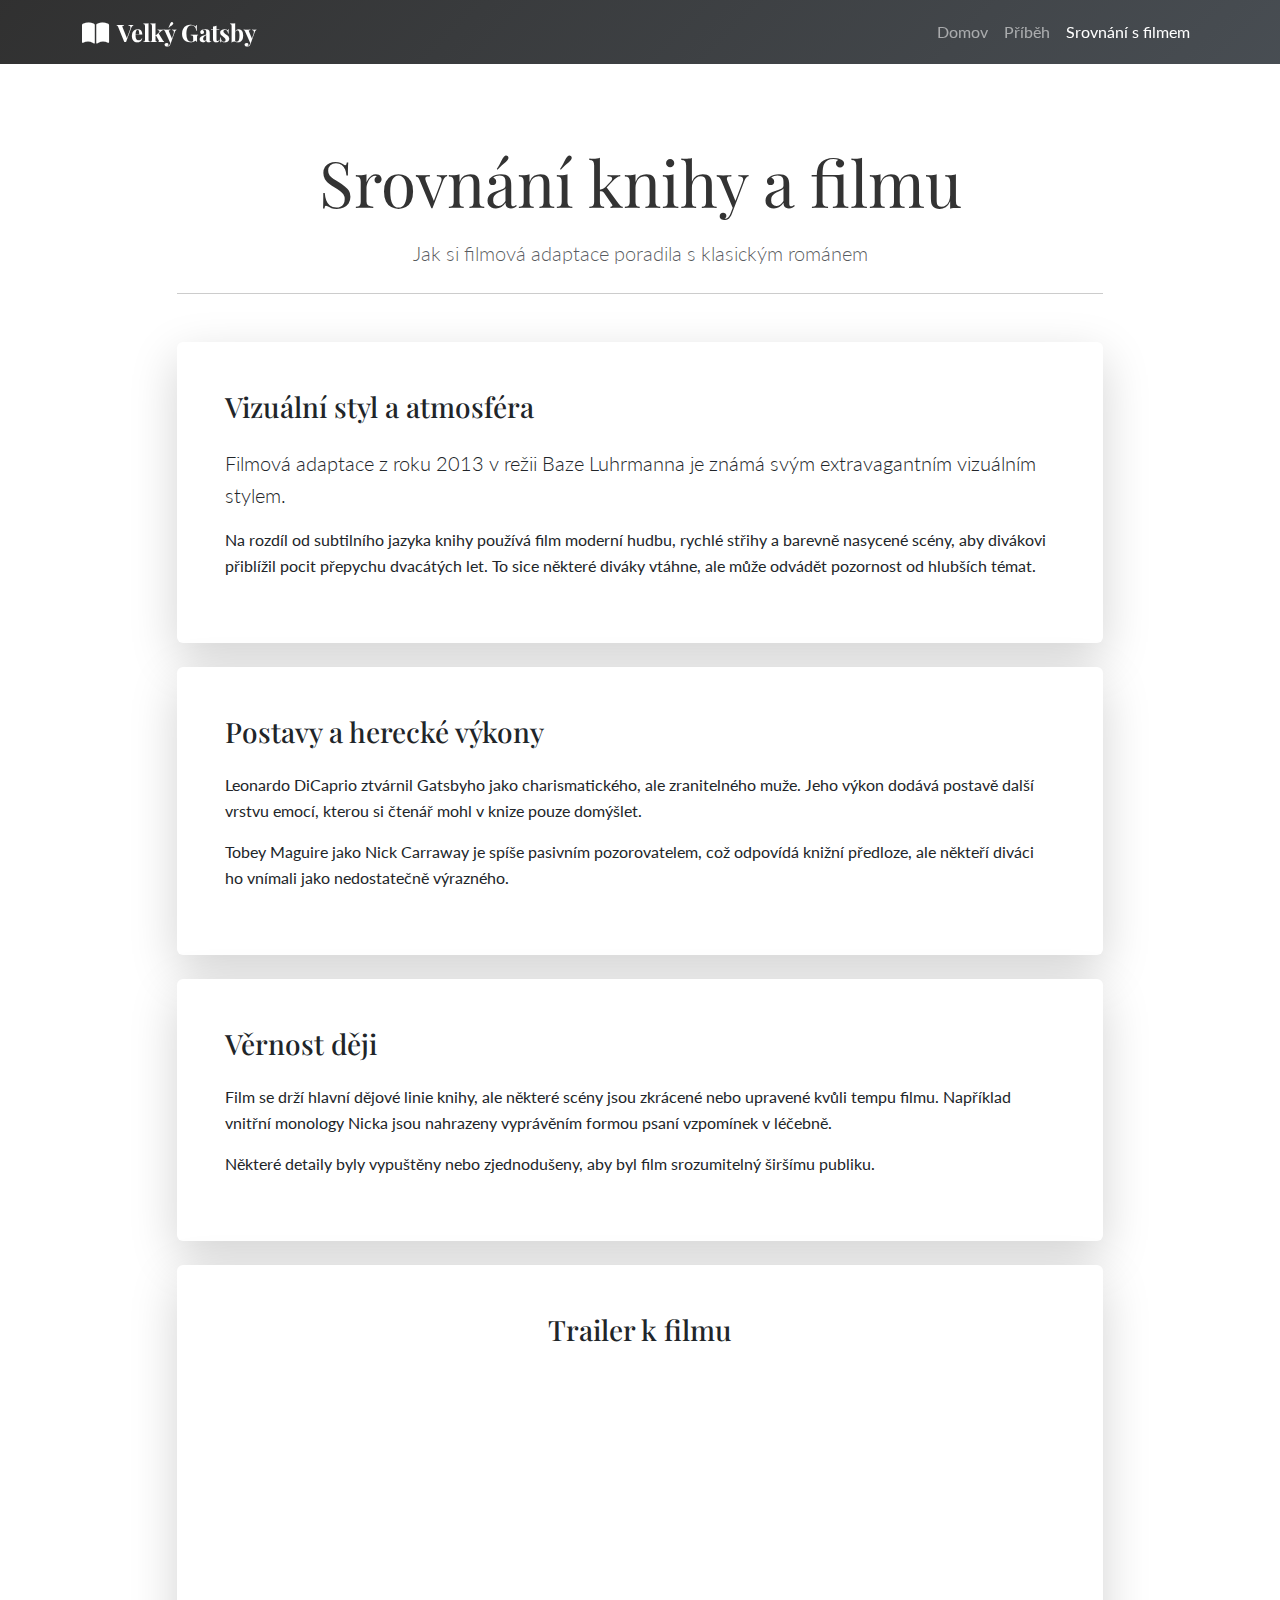
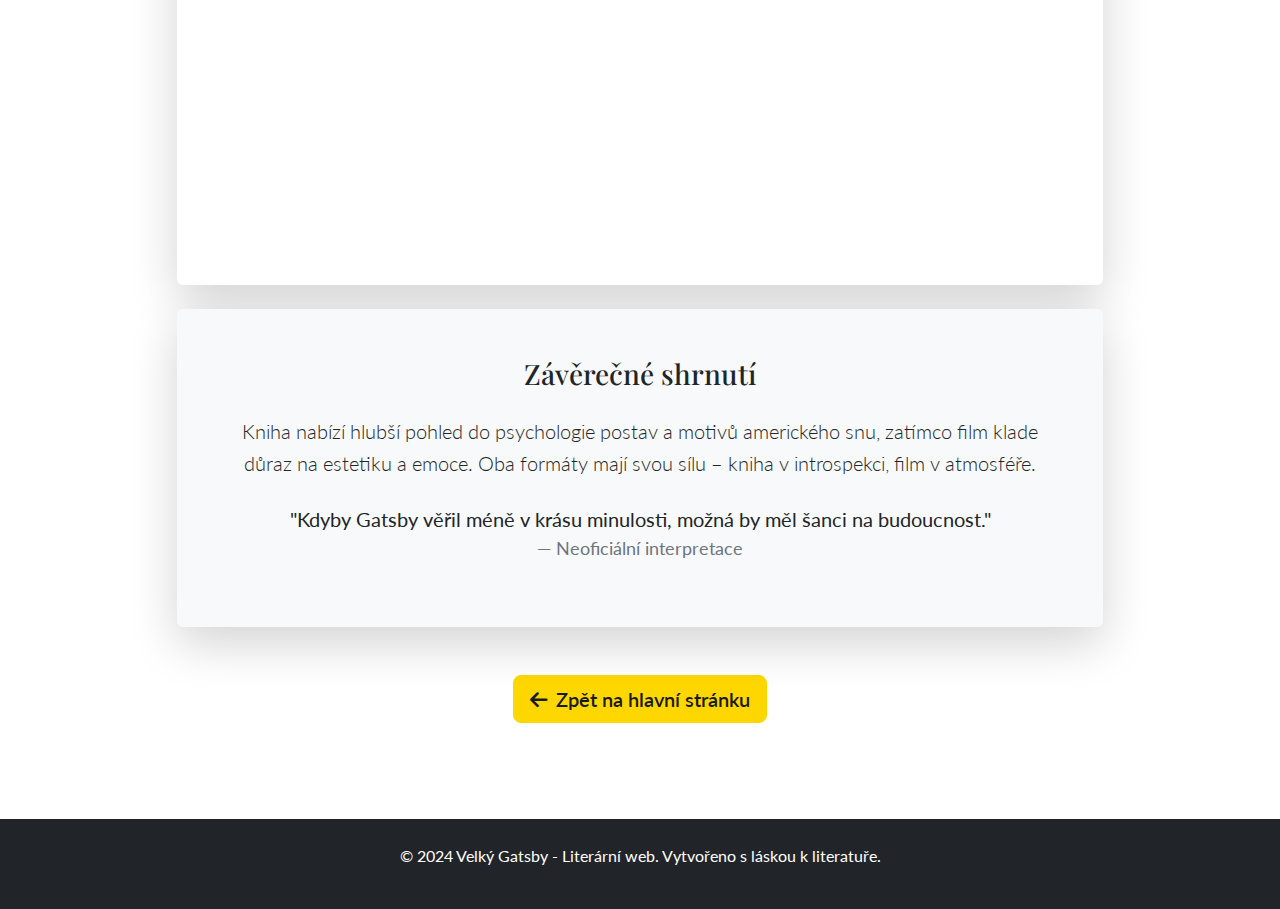
<file: film.html>
<!DOCTYPE html>
<html lang="cs">
<head>
    <meta charset="UTF-8">
    <meta name="viewport" content="width=device-width, initial-scale=1.0">
    <title>Srovnání s filmem - Velký Gatsby</title>

    <!-- Bootstrap CSS -->
    <link href="https://cdn.jsdelivr.net/npm/bootstrap@5.3.0/dist/css/bootstrap.min.css" rel="stylesheet">
    <!-- Font Awesome pro ikony -->
    <link rel="stylesheet" href="https://cdnjs.cloudflare.com/ajax/libs/font-awesome/6.0.0/css/all.min.css">
    <!-- Google Fonts -->
    <link href="https://fonts.googleapis.com/css2?family=Playfair+Display:wght@400;700&family=Lato:wght@300;400&display=swap" rel="stylesheet">

    <link rel="stylesheet" href="style.css">
</head>
<body>
<!-- Navigace -->
<nav class="navbar navbar-expand-lg navbar-dark fixed-top">
    <div class="container">
        <a class="navbar-brand" href="index.html">
            <i class="fas fa-book-open me-2"></i>Velký Gatsby
        </a>
        <button class="navbar-toggler" type="button" data-bs-toggle="collapse" data-bs-target="#navbarNav">
            <span class="navbar-toggler-icon"></span>
        </button>
        <div class="collapse navbar-collapse" id="navbarNav">
            <ul class="navbar-nav ms-auto">
                <li class="nav-item">
                    <a class="nav-link" href="index.html">Domov</a>
                </li>
                <li class="nav-item">
                    <a class="nav-link" href="story.html">Příběh</a>
                </li>
                <li class="nav-item">
                    <a class="nav-link active" href="film.html">Srovnání s filmem</a>
                </li>
            </ul>
        </div>
    </div>
</nav>

<!-- Hlavní obsah -->
<main class="pt-5 mt-5">
    <div class="container py-5">
        <div class="row">
            <div class="col-lg-10 mx-auto">
                <div class="text-center mb-5">
                    <h1 class="display-3 mb-3">Srovnání knihy a filmu</h1>
                    <p class="lead text-muted">Jak si filmová adaptace poradila s klasickým románem</p>
                    <hr class="my-4">
                </div>

                <div class="story-content">
                    <div class="card shadow-lg border-0 mb-4">
                        <div class="card-body p-5">
                            <h2 class="h3 mb-4">Vizuální styl a atmosféra</h2>
                            <p class="lead">
                                Filmová adaptace z roku 2013 v režii Baze Luhrmanna je známá svým extravagantním vizuálním stylem.
                            </p>
                            <p>
                                Na rozdíl od subtilního jazyka knihy používá film moderní hudbu, rychlé střihy a barevně nasycené scény,
                                aby divákovi přiblížil pocit přepychu dvacátých let. To sice některé diváky vtáhne, ale může odvádět pozornost od hlubších témat.
                            </p>
                        </div>
                    </div>

                    <div class="card shadow-lg border-0 mb-4">
                        <div class="card-body p-5">
                            <h2 class="h3 mb-4">Postavy a herecké výkony</h2>
                            <p>
                                Leonardo DiCaprio ztvárnil Gatsbyho jako charismatického, ale zranitelného muže.
                                Jeho výkon dodává postavě další vrstvu emocí, kterou si čtenář mohl v knize pouze domýšlet.
                            </p>
                            <p>
                                Tobey Maguire jako Nick Carraway je spíše pasivním pozorovatelem, což odpovídá knižní předloze, ale někteří diváci ho vnímali jako nedostatečně výrazného.
                            </p>
                        </div>
                    </div>

                    <div class="card shadow-lg border-0 mb-4">
                        <div class="card-body p-5">
                            <h2 class="h3 mb-4">Věrnost ději</h2>
                            <p>
                                Film se drží hlavní dějové linie knihy, ale některé scény jsou zkrácené nebo upravené kvůli tempu filmu.
                                Například vnitřní monology Nicka jsou nahrazeny vyprávěním formou psaní vzpomínek v léčebně.
                            </p>
                            <p>
                                Některé detaily byly vypuštěny nebo zjednodušeny, aby byl film srozumitelný širšímu publiku.
                            </p>
                        </div>
                    </div>

                    <div class="card shadow-lg border-0 mb-4">
                        <div class="card-body p-5 text-center">
                            <h2 class="h3 mb-4">Trailer k filmu</h2>
                            <div class="ratio ratio-16x9">
                                <iframe src="https://www.youtube.com/embed/rARN6agiW7o" title="Trailer k filmu Velký Gatsby" allowfullscreen></iframe>
                            </div>
                        </div>
                    </div>

                    <div class="card shadow-lg border-0 bg-light">
                        <div class="card-body p-5 text-center">
                            <h2 class="h3 mb-4">Závěrečné shrnutí</h2>
                            <p class="lead">
                                Kniha nabízí hlubší pohled do psychologie postav a motivů amerického snu,
                                zatímco film klade důraz na estetiku a emoce. Oba formáty mají svou sílu –
                                kniha v introspekci, film v atmosféře.
                            </p>
                            <blockquote class="blockquote mt-4">
                                <p>"Kdyby Gatsby věřil méně v krásu minulosti, možná by měl šanci na budoucnost."</p>
                                <footer class="blockquote-footer">Neoficiální interpretace</footer>
                            </blockquote>
                        </div>
                    </div>
                </div>

                <div class="text-center mt-5">
                    <a href="index.html" class="btn btn-primary btn-lg">
                        <i class="fas fa-arrow-left me-2"></i>Zpět na hlavní stránku
                    </a>
                </div>
            </div>
        </div>
    </div>
</main>

<!-- Footer -->
<footer class="bg-dark py-4 mt-5">
    <div class="container">
        <div class="row">
            <div class="col-12 text-center text-white">
                <p>&copy; 2024 Velký Gatsby - Literární web. Vytvořeno s láskou k literatuře.</p>
            </div>
        </div>
    </div>
</footer>

<!-- Bootstrap JS -->
<script src="https://cdn.jsdelivr.net/npm/bootstrap@5.3.0/dist/js/bootstrap.bundle.min.js"></script>
</body>
</html>
</file>
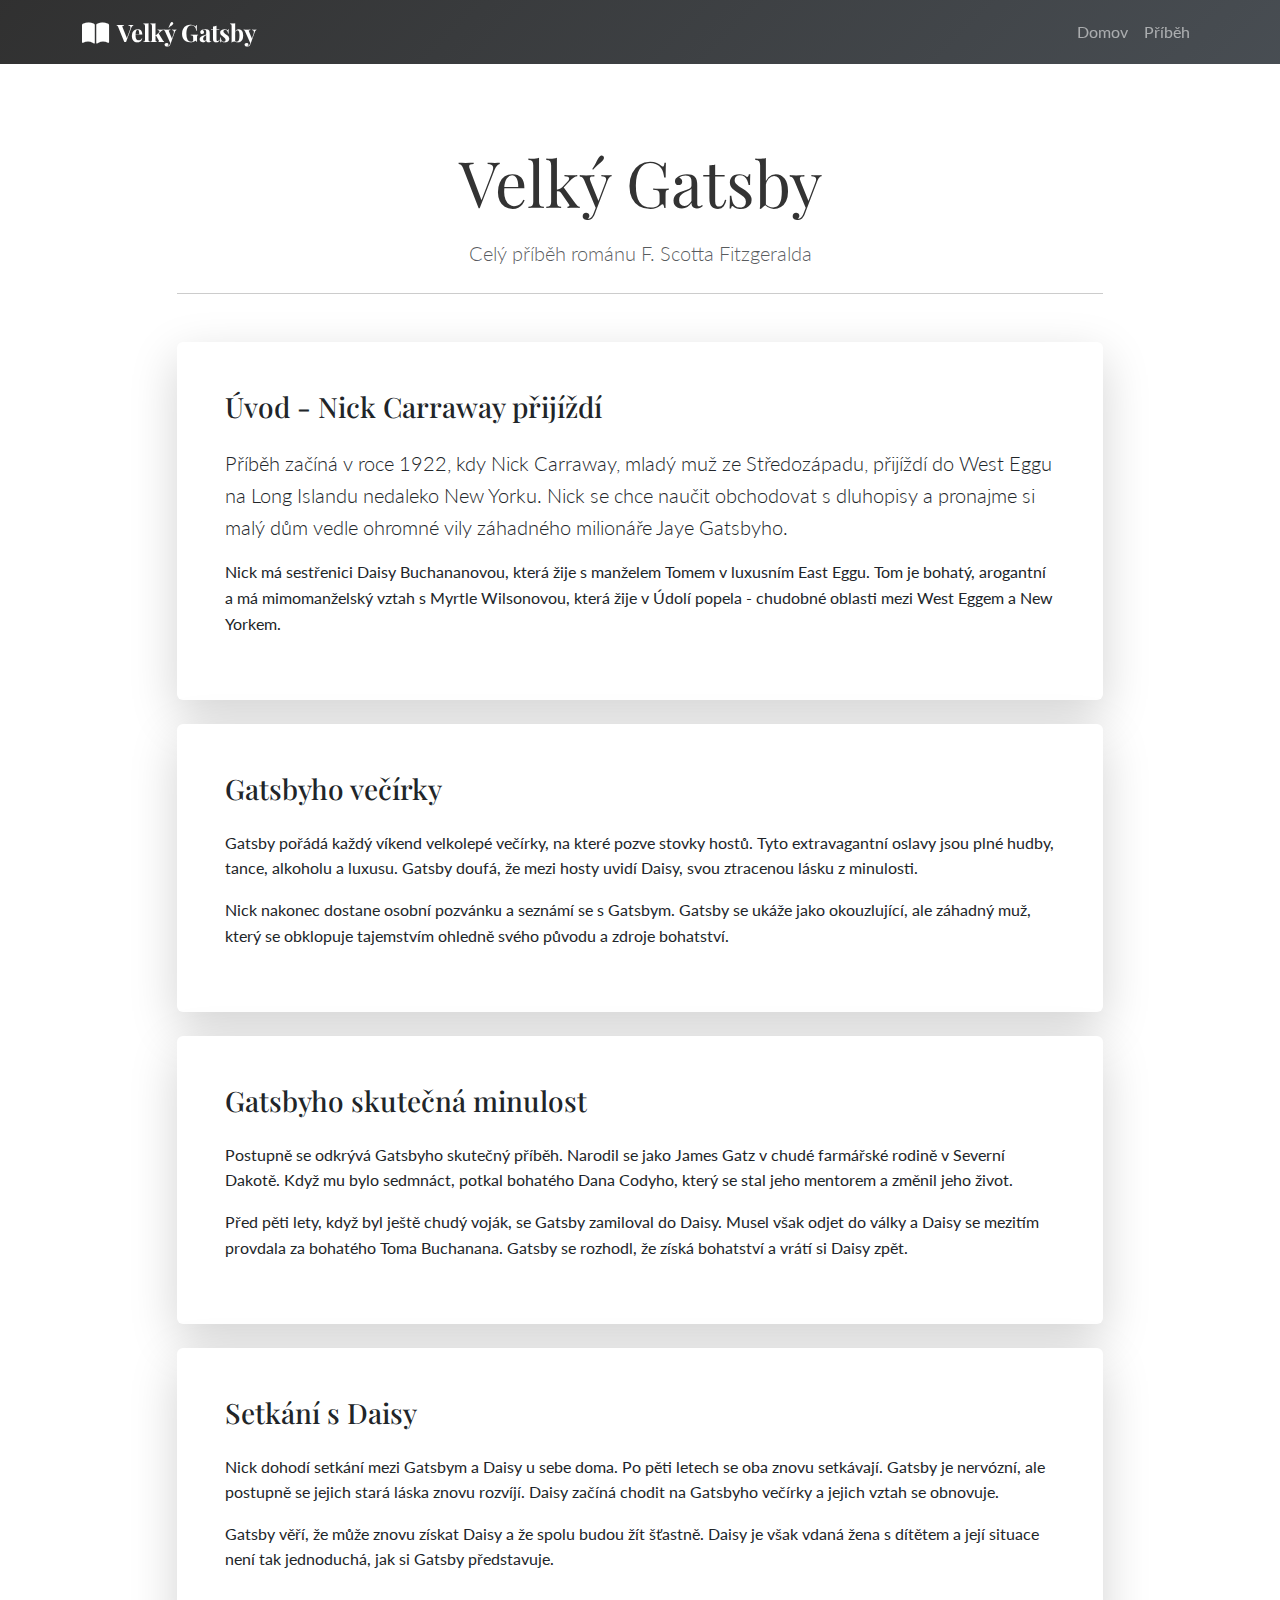
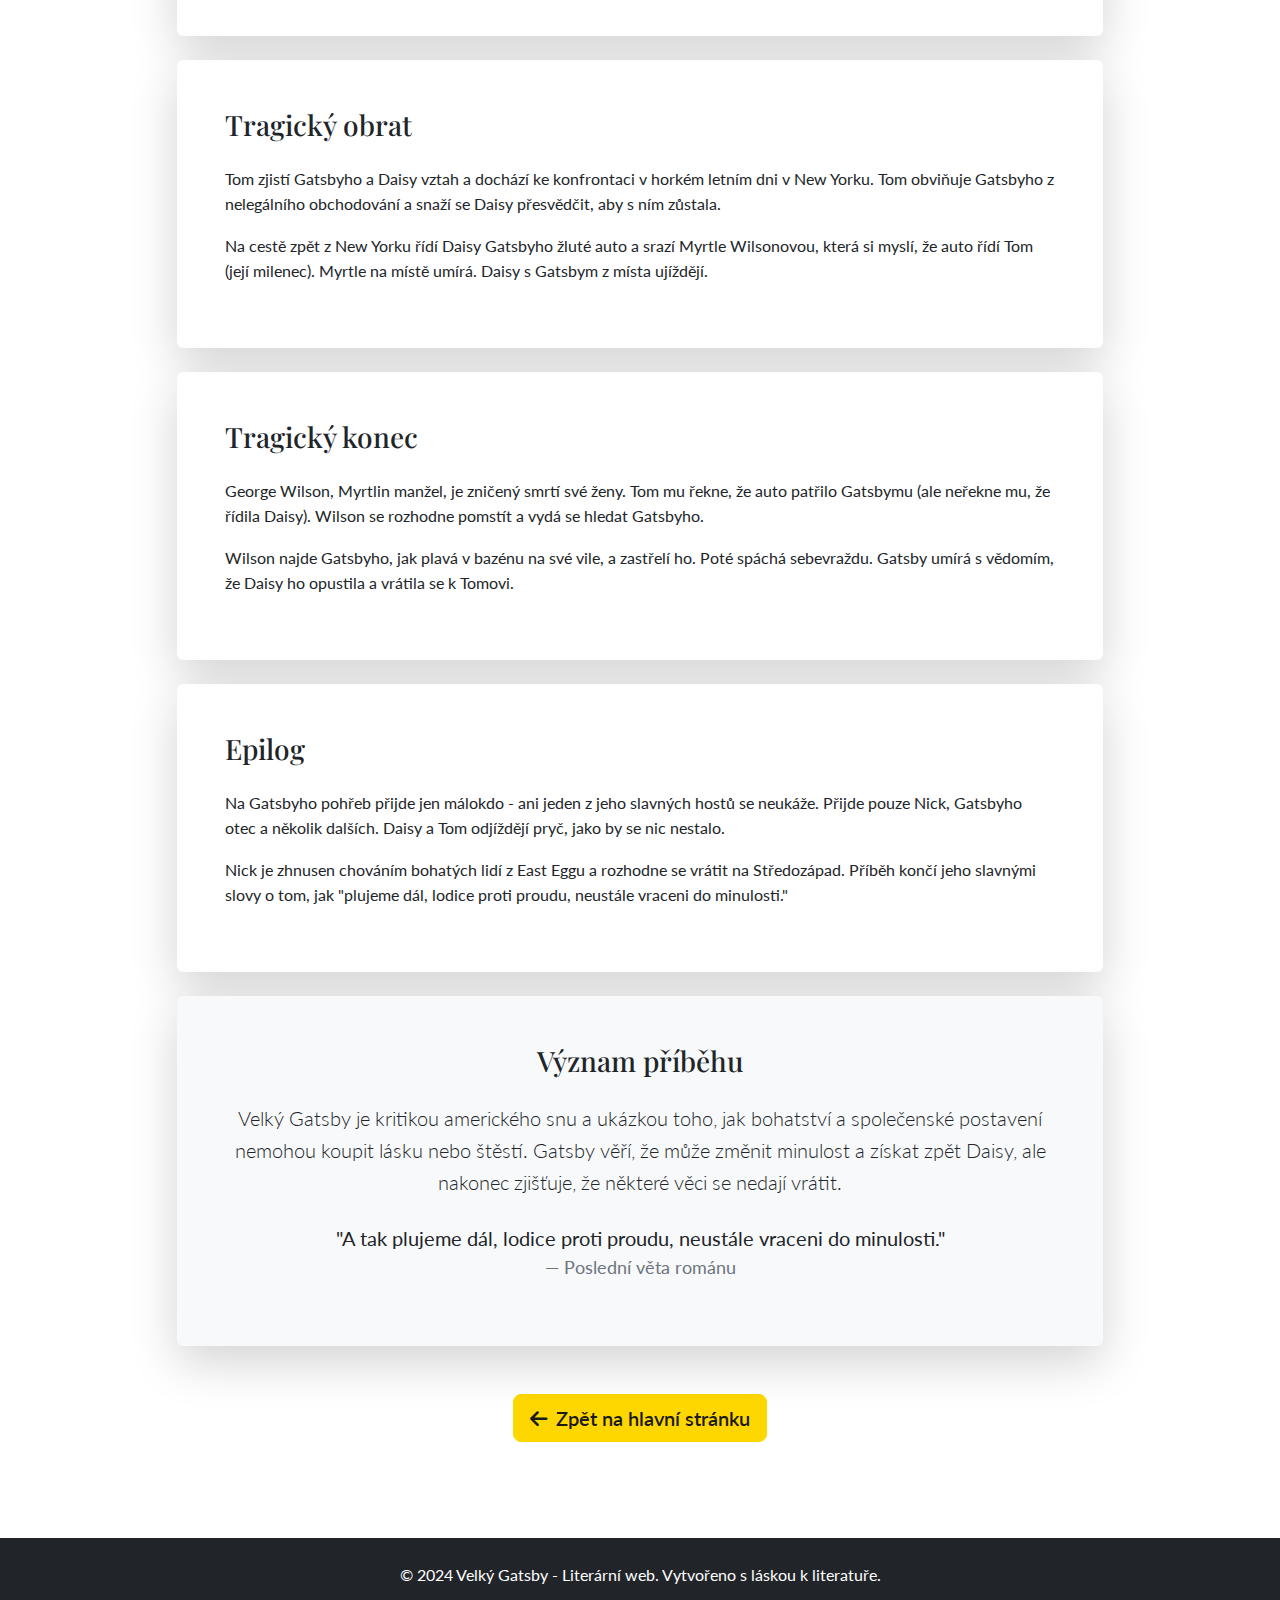
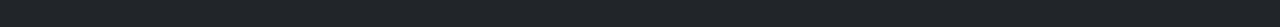
<file: story.html>
<!DOCTYPE html>
<html lang="cs">
<head>
  <meta charset="UTF-8">
  <meta name="viewport" content="width=device-width, initial-scale=1.0">
  <title>Příběh - Velký Gatsby</title>

  <!-- Bootstrap CSS -->
  <link href="https://cdn.jsdelivr.net/npm/bootstrap@5.3.0/dist/css/bootstrap.min.css" rel="stylesheet">
  <!-- Font Awesome pro ikony -->
  <link rel="stylesheet" href="https://cdnjs.cloudflare.com/ajax/libs/font-awesome/6.0.0/css/all.min.css">
  <!-- Google Fonts -->
  <link href="https://fonts.googleapis.com/css2?family=Playfair+Display:wght@400;700&family=Lato:wght@300;400&display=swap" rel="stylesheet">

  <link rel="stylesheet" href="style.css">
</head>
<body>
<!-- Navigace -->
<nav class="navbar navbar-expand-lg navbar-dark fixed-top">
  <div class="container">
    <a class="navbar-brand" href="index.html">
      <i class="fas fa-book-open me-2"></i>Velký Gatsby
    </a>
    <button class="navbar-toggler" type="button" data-bs-toggle="collapse" data-bs-target="#navbarNav">
      <span class="navbar-toggler-icon"></span>
    </button>
    <div class="collapse navbar-collapse" id="navbarNav">
      <ul class="navbar-nav ms-auto">
        <li class="nav-item">
          <a class="nav-link" href="index.html">Domov</a>
        </li>
        <li class="nav-item">
          <a class="nav-link" href="story.html">Příběh</a>
        </li>
      </ul>
    </div>
  </div>
</nav>

<!-- Hlavní obsah -->
<main class="pt-5 mt-5">
  <div class="container py-5">
    <div class="row">
      <div class="col-lg-10 mx-auto">
        <div class="text-center mb-5">
          <h1 class="display-3 mb-3">Velký Gatsby</h1>
          <p class="lead text-muted">Celý příběh románu F. Scotta Fitzgeralda</p>
          <hr class="my-4">
        </div>

        <div class="story-content">
          <div class="card shadow-lg border-0 mb-4">
            <div class="card-body p-5">
              <h2 class="h3 mb-4">Úvod - Nick Carraway přijíždí</h2>
              <p class="lead">
                Příběh začíná v roce 1922, kdy Nick Carraway, mladý muž ze Středozápadu,
                přijíždí do West Eggu na Long Islandu nedaleko New Yorku. Nick se chce
                naučit obchodovat s dluhopisy a pronajme si malý dům vedle ohromné vily
                záhadného milionáře Jaye Gatsbyho.
              </p>
              <p>
                Nick má sestřenici Daisy Buchananovou, která žije s manželem Tomem
                v luxusním East Eggu. Tom je bohatý, arogantní a má mimomanželský vztah
                s Myrtle Wilsonovou, která žije v Údolí popela - chudobné oblasti mezi
                West Eggem a New Yorkem.
              </p>
            </div>
          </div>

          <div class="card shadow-lg border-0 mb-4">
            <div class="card-body p-5">
              <h2 class="h3 mb-4">Gatsbyho večírky</h2>
              <p>
                Gatsby pořádá každý víkend velkolepé večírky, na které pozve stovky hostů.
                Tyto extravagantní oslavy jsou plné hudby, tance, alkoholu a luxusu.
                Gatsby doufá, že mezi hosty uvidí Daisy, svou ztracenou lásku z minulosti.
              </p>
              <p>
                Nick nakonec dostane osobní pozvánku a seznámí se s Gatsbym. Gatsby
                se ukáže jako okouzlující, ale záhadný muž, který se obklopuje
                tajemstvím ohledně svého původu a zdroje bohatství.
              </p>
            </div>
          </div>

          <div class="card shadow-lg border-0 mb-4">
            <div class="card-body p-5">
              <h2 class="h3 mb-4">Gatsbyho skutečná minulost</h2>
              <p>
                Postupně se odkrývá Gatsbyho skutečný příběh. Narodil se jako James Gatz
                v chudé farmářské rodině v Severní Dakotě. Když mu bylo sedmnáct,
                potkal bohatého Dana Codyho, který se stal jeho mentorem a změnil
                jeho život.
              </p>
              <p>
                Před pěti lety, když byl ještě chudý voják, se Gatsby zamiloval do
                Daisy. Musel však odjet do války a Daisy se mezitím provdala za
                bohatého Toma Buchanana. Gatsby se rozhodl, že získá bohatství
                a vrátí si Daisy zpět.
              </p>
            </div>
          </div>

          <div class="card shadow-lg border-0 mb-4">
            <div class="card-body p-5">
              <h2 class="h3 mb-4">Setkání s Daisy</h2>
              <p>
                Nick dohodí setkání mezi Gatsbym a Daisy u sebe doma. Po pěti letech
                se oba znovu setkávají. Gatsby je nervózní, ale postupně se jejich
                stará láska znovu rozvíjí. Daisy začíná chodit na Gatsbyho večírky
                a jejich vztah se obnovuje.
              </p>
              <p>
                Gatsby věří, že může znovu získat Daisy a že spolu budou žít šťastně.
                Daisy je však vdaná žena s dítětem a její situace není tak jednoduchá,
                jak si Gatsby představuje.
              </p>
            </div>
          </div>

          <div class="card shadow-lg border-0 mb-4">
            <div class="card-body p-5">
              <h2 class="h3 mb-4">Tragický obrat</h2>
              <p>
                Tom zjistí Gatsbyho a Daisy vztah a dochází ke konfrontaci v horkém
                letním dni v New Yorku. Tom obviňuje Gatsbyho z nelegálního
                obchodování a snaží se Daisy přesvědčit, aby s ním zůstala.
              </p>
              <p>
                Na cestě zpět z New Yorku řídí Daisy Gatsbyho žluté auto a srazí
                Myrtle Wilsonovou, která si myslí, že auto řídí Tom (její milenec).
                Myrtle na místě umírá. Daisy s Gatsbym z místa ujíždějí.
              </p>
            </div>
          </div>

          <div class="card shadow-lg border-0 mb-4">
            <div class="card-body p-5">
              <h2 class="h3 mb-4">Tragický konec</h2>
              <p>
                George Wilson, Myrtlin manžel, je zničený smrtí své ženy. Tom mu řekne,
                že auto patřilo Gatsbymu (ale neřekne mu, že řídila Daisy). Wilson
                se rozhodne pomstít a vydá se hledat Gatsbyho.
              </p>
              <p>
                Wilson najde Gatsbyho, jak plavá v bazénu na své vile, a zastřelí
                ho. Poté spáchá sebevraždu. Gatsby umírá s vědomím, že Daisy ho
                opustila a vrátila se k Tomovi.
              </p>
            </div>
          </div>

          <div class="card shadow-lg border-0 mb-4">
            <div class="card-body p-5">
              <h2 class="h3 mb-4">Epilog</h2>
              <p>
                Na Gatsbyho pohřeb přijde jen málokdo - ani jeden z jeho slavných
                hostů se neukáže. Přijde pouze Nick, Gatsbyho otec a několik dalších.
                Daisy a Tom odjíždějí pryč, jako by se nic nestalo.
              </p>
              <p>
                Nick je zhnusen chováním bohatých lidí z East Eggu a rozhodne se
                vrátit na Středozápad. Příběh končí jeho slavnými slovy o tom,
                jak "plujeme dál, lodice proti proudu, neustále vraceni do minulosti."
              </p>
            </div>
          </div>

          <div class="card shadow-lg border-0 bg-light">
            <div class="card-body p-5 text-center">
              <h2 class="h3 mb-4">Význam příběhu</h2>
              <p class="lead">
                Velký Gatsby je kritikou amerického snu a ukázkou toho, jak bohatství
                a společenské postavení nemohou koupit lásku nebo štěstí. Gatsby věří,
                že může změnit minulost a získat zpět Daisy, ale nakonec zjišťuje,
                že některé věci se nedají vrátit.
              </p>
              <blockquote class="blockquote mt-4">
                <p>"A tak plujeme dál, lodice proti proudu, neustále vraceni do minulosti."</p>
                <footer class="blockquote-footer">Poslední věta románu</footer>
              </blockquote>
            </div>
          </div>
        </div>

        <div class="text-center mt-5">
          <a href="index.html" class="btn btn-primary btn-lg">
            <i class="fas fa-arrow-left me-2"></i>Zpět na hlavní stránku
          </a>
        </div>
      </div>
    </div>
  </div>
</main>

<!-- Footer -->
<footer class="bg-dark py-4 mt-5">
  <div class="container">
    <div class="row">
      <div class="col-12 text-center text-white">
        <p>&copy; 2024 Velký Gatsby - Literární web. Vytvořeno s láskou k literatuře.</p>
      </div>
    </div>
  </div>
</footer>

<!-- Bootstrap JS -->
<script src="https://cdn.jsdelivr.net/npm/bootstrap@5.3.0/dist/js/bootstrap.bundle.min.js"></script>
</body>
</html>
</file>
<file: style.css>
:root {
    --primary-color: #1a1a1a;
    --secondary-color: #f8f9fa;
    --accent-color: #ffd700;
    --text-color: #333;
    --light-text: #666;
}

body {
    font-family: 'Lato', sans-serif;
    line-height: 1.6;
    color: var(--text-color);
}

h1, h2, h3, h4, h5, h6 {
    font-family: 'Playfair Display', serif;
    font-weight: 700;
}

/* Navigace */
.navbar {
    background: linear-gradient(135deg, rgba(26, 26, 26, 0.9), rgba(52, 58, 64, 0.9));
    backdrop-filter: blur(10px);
    transition: all 0.3s ease;
}

.navbar-brand {
    font-family: 'Playfair Display', serif;
    font-size: 1.5rem;
    font-weight: 700;
}

/* Hlavní sekce */
.hero-section {
    background: linear-gradient(135deg, #1a1a1a 0%, #2c3e50 100%);
    color: white;
    min-height: 100vh;
    display: flex;
    align-items: center;
}

/* Animace */
.fade-in {
    animation: fadeIn 1s ease-in;
}

@keyframes fadeIn {
    from { opacity: 0; transform: translateY(30px); }
    to { opacity: 1; transform: translateY(0); }
}

/* Karty postav */
.character-card {
    transition: transform 0.3s ease, box-shadow 0.3s ease;
    border: none;
    overflow: hidden;
}

.character-card:hover {
    transform: translateY(-10px);
    box-shadow: 0 20px 40px rgba(0,0,0,0.1);
}

.character-photo {
    height: 200px;
    object-fit: cover;
    transition: transform 0.3s ease;
}

.character-card:hover .character-photo {
    transform: scale(1.05);
}

.character-icon {
    transition: transform 0.3s ease;
}

.character-card:hover .character-icon {
    transform: scale(1.1);
}

/* Autor sekce */
.author-photo {
    max-width: 300px;
    height: 400px;
    object-fit: cover;
    border: 3px solid var(--accent-color);
}

.author-image-container {
    position: relative;
}

/* Modal pro detaily postav */
.character-detail h6 {
    color: var(--primary-color);
    font-weight: 600;
    margin-top: 1rem;
    margin-bottom: 0.5rem;
    border-bottom: 2px solid var(--accent-color);
    padding-bottom: 0.25rem;
}

.character-detail p {
    margin-bottom: 1rem;
    text-align: justify;
}

/* Příběh */
.story-card {
    border-left: 5px solid var(--accent-color);
}

/* Responsivní design */
@media (max-width: 768px) {
    .hero-section h1 {
        font-size: 2.5rem;
    }

    .character-photo {
        height: 150px;
    }

    .author-photo {
        max-width: 250px;
        height: 300px;
    }

    .display-4 {
        font-size: 2rem;
    }
}

/* Rozšíření pro větší modal */
.modal-lg {
    max-width: 800px;
}

/* Speciální efekty */
.book-image-container {
    transition: transform 0.3s ease;
    cursor: pointer;
}

.image-credit {
    font-style: italic;
}

/* Formuláře */
.form-control:focus {
    border-color: var(--accent-color);
    box-shadow: 0 0 0 0.2rem rgba(255, 215, 0, 0.25);
}

.btn-primary {
    background-color: var(--accent-color);
    border-color: var(--accent-color);
    color: var(--primary-color);
    font-weight: 600;
}

.btn-primary:hover {
    background-color: #e6c200;
    border-color: #e6c200;
    color: var(--primary-color);
}

.book-image-container img {
    transform: scale(1);
    transition: transform 0.3s ease-in-out;
}

.book-image-container:hover img {
    transform: scale(1.05);
}
</file>
